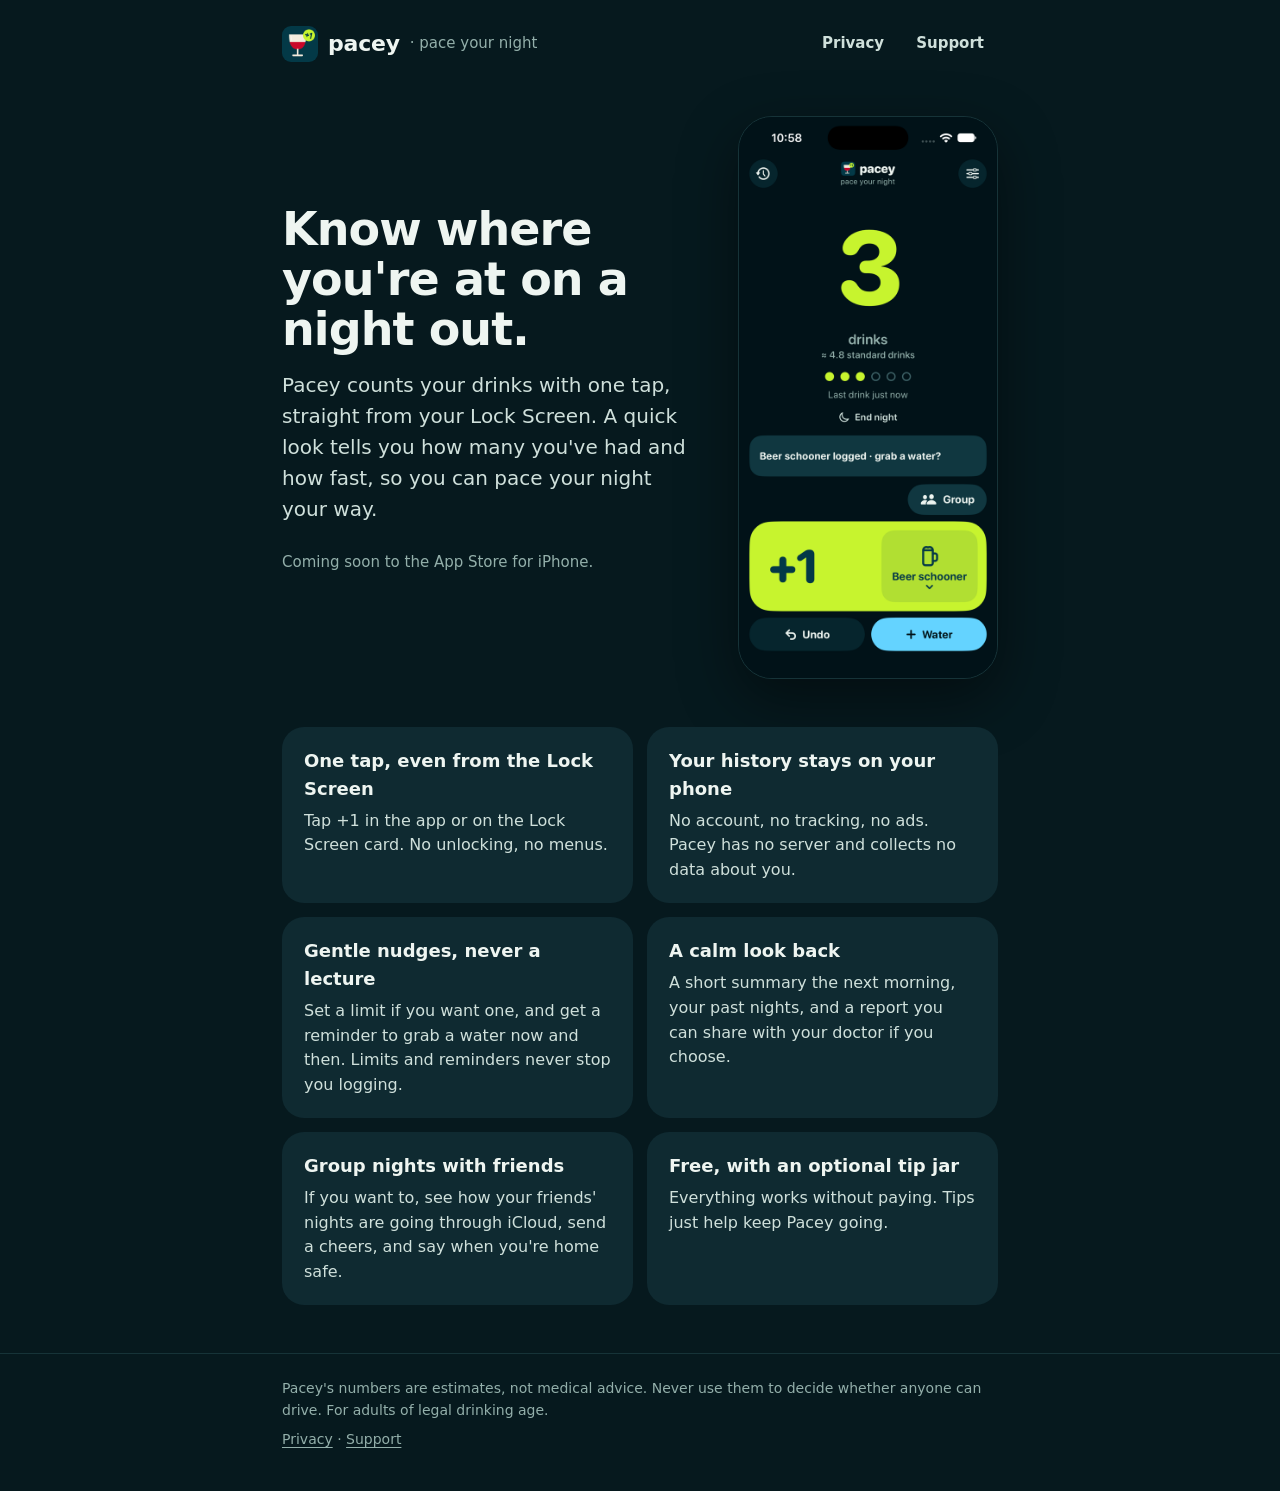
<file: index.html>
<!doctype html>
<html lang="en-AU">
<head>
  <meta charset="utf-8">
  <meta name="viewport" content="width=device-width, initial-scale=1">
  <title>Pacey · pace your night</title>
  <meta name="description" content="Pacey counts your drinks on a night out with one tap, so you know where you're at. Your drinks stay on your iPhone.">
  <meta name="theme-color" content="#06191E">
  <link rel="icon" type="image/png" href="images/favicon.png">
  <link rel="apple-touch-icon" href="images/apple-touch-icon.png">
  <link rel="stylesheet" href="style.css">
</head>
<body>
  <a class="skip" href="#main">Skip to content</a>
  <header class="site-header">
    <div class="wrap">
      <a class="lockup" href="./" aria-label="Pacey home">
        <img src="images/icon-192.png" alt="" width="36" height="36">
        <span class="name">pacey</span>
        <span class="tag">· pace your night</span>
      </a>
      <nav class="site-nav" aria-label="Main">
        <a href="privacy.html">Privacy</a>
        <a href="support.html">Support</a>
      </nav>
    </div>
  </header>

  <main id="main" class="wrap">
    <section class="hero">
      <div>
        <h1>Know where you're at on a night out.</h1>
        <p class="lead">Pacey counts your drinks with one tap, straight from your Lock Screen. A quick look tells you how many you've had and how fast, so you can pace your night your way.</p>
        <p class="soon">Coming soon to the App Store for iPhone.</p>
      </div>
      <img class="phone" src="images/home.png" width="598" height="1300"
           alt="Pacey's Home screen during a night: a large 3, drinks, about 4.8 standard drinks, three of six limit dots filled, and a big +1 button.">
    </section>

    <section class="features" aria-label="What Pacey does">
      <div class="card">
        <h2>One tap, even from the Lock Screen</h2>
        <p>Tap +1 in the app or on the Lock Screen card. No unlocking, no menus.</p>
      </div>
      <div class="card">
        <h2>Your history stays on your phone</h2>
        <p>No account, no tracking, no ads. Pacey has no server and collects no data about you.</p>
      </div>
      <div class="card">
        <h2>Gentle nudges, never a lecture</h2>
        <p>Set a limit if you want one, and get a reminder to grab a water now and then. Limits and reminders never stop you logging.</p>
      </div>
      <div class="card">
        <h2>A calm look back</h2>
        <p>A short summary the next morning, your past nights, and a report you can share with your doctor if you choose.</p>
      </div>
      <div class="card">
        <h2>Group nights with friends</h2>
        <p>If you want to, see how your friends' nights are going through iCloud, send a cheers, and say when you're home safe.</p>
      </div>
      <div class="card">
        <h2>Free, with an optional tip jar</h2>
        <p>Everything works without paying. Tips just help keep Pacey going.</p>
      </div>
    </section>
  </main>

  <footer class="site-footer">
    <div class="wrap">
      <span>Pacey's numbers are estimates, not medical advice. Never use them to decide whether anyone can drive. For adults of legal drinking age.</span>
      <span><a href="privacy.html">Privacy</a> · <a href="support.html">Support</a></span>
    </div>
  </footer>
</body>
</html>
</file>
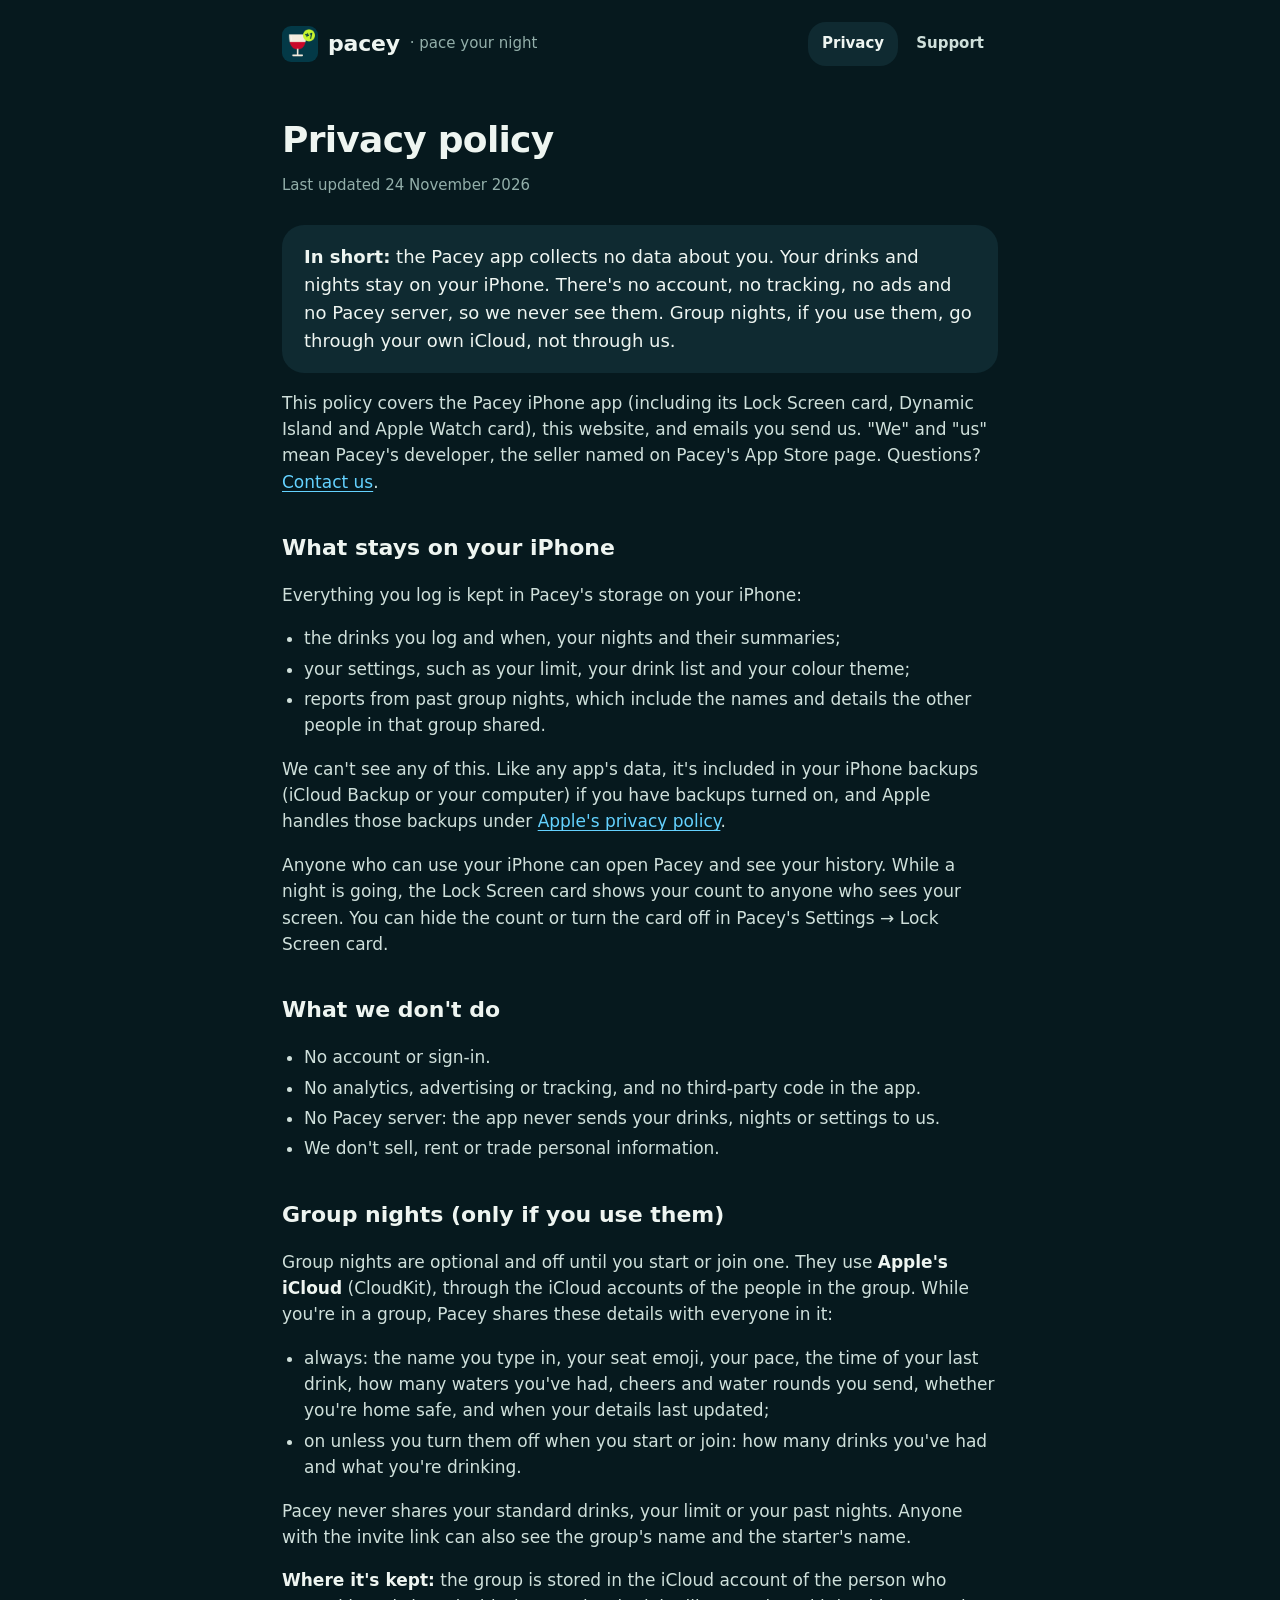
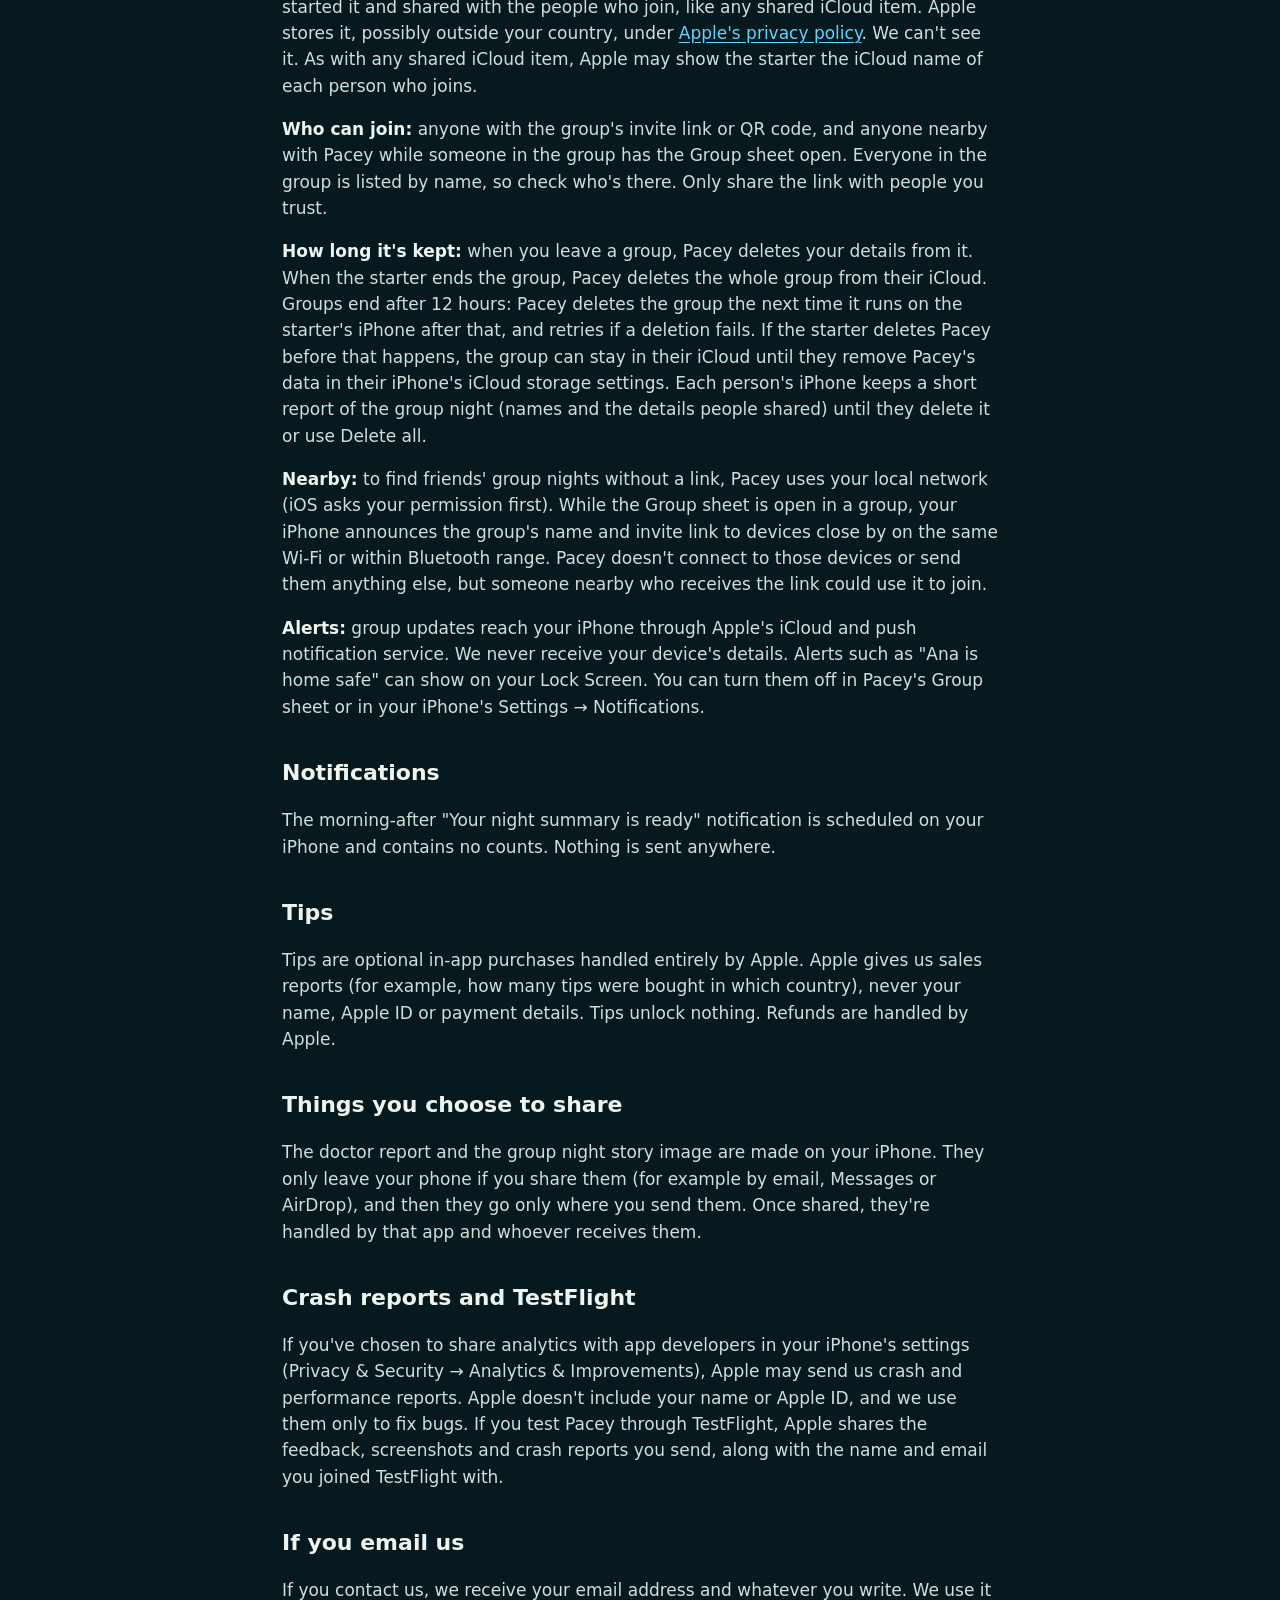
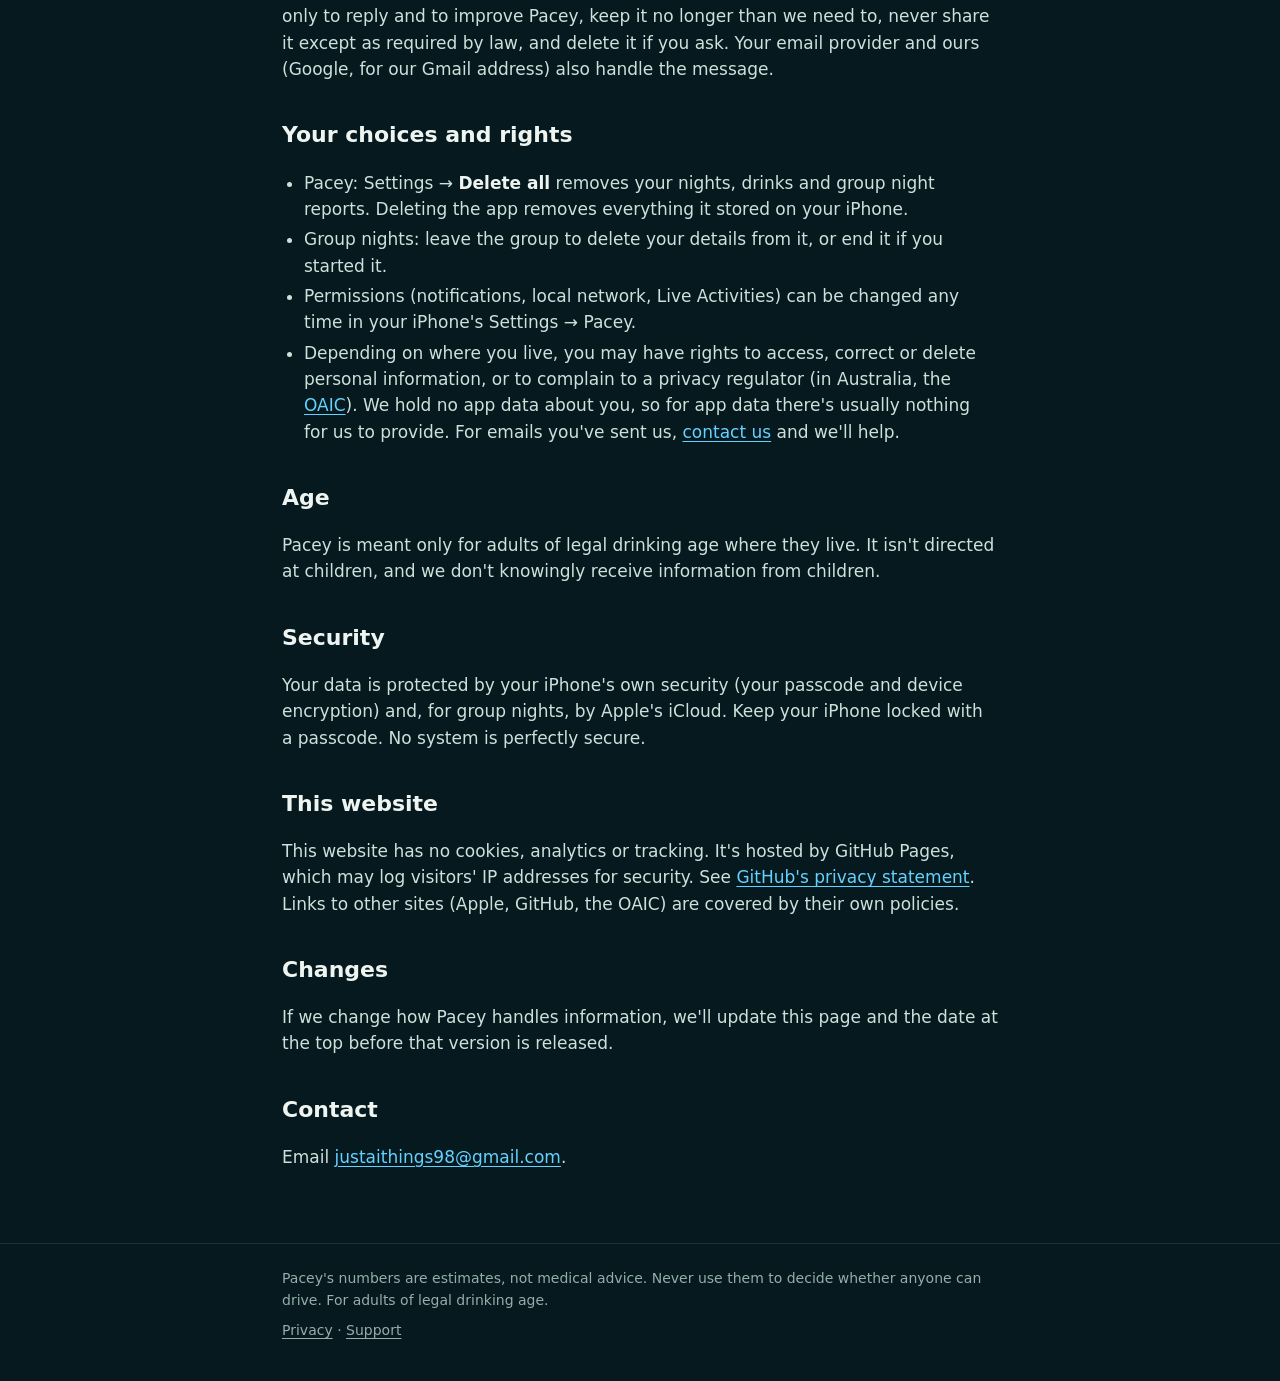
<file: privacy.html>
<!doctype html>
<html lang="en-AU">
<head>
  <meta charset="utf-8">
  <meta name="viewport" content="width=device-width, initial-scale=1">
  <title>Privacy policy · Pacey</title>
  <meta name="description" content="Pacey's privacy policy. Pacey collects no data: your drinks stay on your iPhone.">
  <meta name="theme-color" content="#06191E">
  <link rel="icon" type="image/png" href="images/favicon.png">
  <link rel="apple-touch-icon" href="images/apple-touch-icon.png">
  <link rel="stylesheet" href="style.css">
</head>
<body>
  <a class="skip" href="#main">Skip to content</a>
  <header class="site-header">
    <div class="wrap">
      <a class="lockup" href="./" aria-label="Pacey home">
        <img src="images/icon-192.png" alt="" width="36" height="36">
        <span class="name">pacey</span>
        <span class="tag">· pace your night</span>
      </a>
      <nav class="site-nav" aria-label="Main">
        <a href="privacy.html" aria-current="page">Privacy</a>
        <a href="support.html">Support</a>
      </nav>
    </div>
  </header>

  <main id="main" class="wrap page">
    <h1>Privacy policy</h1>
    <p class="updated">Last updated 24 November 2026</p>

    <div class="summary">
      <p><strong>In short:</strong> the Pacey app collects no data about you. Your drinks and nights stay on your iPhone. There's no account, no tracking, no ads and no Pacey server, so we never see them. Group nights, if you use them, go through your own iCloud, not through us.</p>
    </div>

    <p>This policy covers the Pacey iPhone app (including its Lock Screen card, Dynamic Island and Apple Watch card), this website, and emails you send us. "We" and "us" mean Pacey's developer, the seller named on Pacey's App Store page. Questions? <a href="#contact">Contact us</a>.</p>

    <h2>What stays on your iPhone</h2>
    <p>Everything you log is kept in Pacey's storage on your iPhone:</p>
    <ul>
      <li>the drinks you log and when, your nights and their summaries;</li>
      <li>your settings, such as your limit, your drink list and your colour theme;</li>
      <li>reports from past group nights, which include the names and details the other people in that group shared.</li>
    </ul>
    <p>We can't see any of this. Like any app's data, it's included in your iPhone backups (iCloud Backup or your computer) if you have backups turned on, and Apple handles those backups under <a href="https://www.apple.com/legal/privacy/">Apple's privacy policy</a>.</p>
    <p>Anyone who can use your iPhone can open Pacey and see your history. While a night is going, the Lock Screen card shows your count to anyone who sees your screen. You can hide the count or turn the card off in Pacey's Settings → Lock Screen card.</p>

    <h2>What we don't do</h2>
    <ul>
      <li>No account or sign-in.</li>
      <li>No analytics, advertising or tracking, and no third-party code in the app.</li>
      <li>No Pacey server: the app never sends your drinks, nights or settings to us.</li>
      <li>We don't sell, rent or trade personal information.</li>
    </ul>

    <h2>Group nights (only if you use them)</h2>
    <p>Group nights are optional and off until you start or join one. They use <strong>Apple's iCloud</strong> (CloudKit), through the iCloud accounts of the people in the group. While you're in a group, Pacey shares these details with everyone in it:</p>
    <ul>
      <li>always: the name you type in, your seat emoji, your pace, the time of your last drink, how many waters you've had, cheers and water rounds you send, whether you're home safe, and when your details last updated;</li>
      <li>on unless you turn them off when you start or join: how many drinks you've had and what you're drinking.</li>
    </ul>
    <p>Pacey never shares your standard drinks, your limit or your past nights. Anyone with the invite link can also see the group's name and the starter's name.</p>
    <p><strong>Where it's kept:</strong> the group is stored in the iCloud account of the person who started it and shared with the people who join, like any shared iCloud item. Apple stores it, possibly outside your country, under <a href="https://www.apple.com/legal/privacy/">Apple's privacy policy</a>. We can't see it. As with any shared iCloud item, Apple may show the starter the iCloud name of each person who joins.</p>
    <p><strong>Who can join:</strong> anyone with the group's invite link or QR code, and anyone nearby with Pacey while someone in the group has the Group sheet open. Everyone in the group is listed by name, so check who's there. Only share the link with people you trust.</p>
    <p><strong>How long it's kept:</strong> when you leave a group, Pacey deletes your details from it. When the starter ends the group, Pacey deletes the whole group from their iCloud. Groups end after 12 hours: Pacey deletes the group the next time it runs on the starter's iPhone after that, and retries if a deletion fails. If the starter deletes Pacey before that happens, the group can stay in their iCloud until they remove Pacey's data in their iPhone's iCloud storage settings. Each person's iPhone keeps a short report of the group night (names and the details people shared) until they delete it or use Delete all.</p>
    <p><strong>Nearby:</strong> to find friends' group nights without a link, Pacey uses your local network (iOS asks your permission first). While the Group sheet is open in a group, your iPhone announces the group's name and invite link to devices close by on the same Wi-Fi or within Bluetooth range. Pacey doesn't connect to those devices or send them anything else, but someone nearby who receives the link could use it to join.</p>
    <p><strong>Alerts:</strong> group updates reach your iPhone through Apple's iCloud and push notification service. We never receive your device's details. Alerts such as "Ana is home safe" can show on your Lock Screen. You can turn them off in Pacey's Group sheet or in your iPhone's Settings → Notifications.</p>

    <h2>Notifications</h2>
    <p>The morning-after "Your night summary is ready" notification is scheduled on your iPhone and contains no counts. Nothing is sent anywhere.</p>

    <h2>Tips</h2>
    <p>Tips are optional in-app purchases handled entirely by Apple. Apple gives us sales reports (for example, how many tips were bought in which country), never your name, Apple ID or payment details. Tips unlock nothing. Refunds are handled by Apple.</p>

    <h2>Things you choose to share</h2>
    <p>The doctor report and the group night story image are made on your iPhone. They only leave your phone if you share them (for example by email, Messages or AirDrop), and then they go only where you send them. Once shared, they're handled by that app and whoever receives them.</p>

    <h2>Crash reports and TestFlight</h2>
    <p>If you've chosen to share analytics with app developers in your iPhone's settings (Privacy &amp; Security → Analytics &amp; Improvements), Apple may send us crash and performance reports. Apple doesn't include your name or Apple ID, and we use them only to fix bugs. If you test Pacey through TestFlight, Apple shares the feedback, screenshots and crash reports you send, along with the name and email you joined TestFlight with.</p>

    <h2>If you email us</h2>
    <p>If you contact us, we receive your email address and whatever you write. We use it only to reply and to improve Pacey, keep it no longer than we need to, never share it except as required by law, and delete it if you ask. Your email provider and ours (Google, for our Gmail address) also handle the message.</p>

    <h2>Your choices and rights</h2>
    <ul>
      <li>Pacey: Settings → <strong>Delete all</strong> removes your nights, drinks and group night reports. Deleting the app removes everything it stored on your iPhone.</li>
      <li>Group nights: leave the group to delete your details from it, or end it if you started it.</li>
      <li>Permissions (notifications, local network, Live Activities) can be changed any time in your iPhone's Settings → Pacey.</li>
      <li>Depending on where you live, you may have rights to access, correct or delete personal information, or to complain to a privacy regulator (in Australia, the <a href="https://www.oaic.gov.au/">OAIC</a>). We hold no app data about you, so for app data there's usually nothing for us to provide. For emails you've sent us, <a href="#contact">contact us</a> and we'll help.</li>
    </ul>

    <h2>Age</h2>
    <p>Pacey is meant only for adults of legal drinking age where they live. It isn't directed at children, and we don't knowingly receive information from children.</p>

    <h2>Security</h2>
    <p>Your data is protected by your iPhone's own security (your passcode and device encryption) and, for group nights, by Apple's iCloud. Keep your iPhone locked with a passcode. No system is perfectly secure.</p>

    <h2>This website</h2>
    <p>This website has no cookies, analytics or tracking. It's hosted by GitHub Pages, which may log visitors' IP addresses for security. See <a href="https://docs.github.com/en/site-policy/privacy-policies/github-general-privacy-statement">GitHub's privacy statement</a>. Links to other sites (Apple, GitHub, the OAIC) are covered by their own policies.</p>

    <h2>Changes</h2>
    <p>If we change how Pacey handles information, we'll update this page and the date at the top before that version is released.</p>

    <h2 id="contact">Contact</h2>
    <p>Email <a href="mailto:justaithings98@gmail.com?subject=Pacey%20privacy">justaithings98@gmail.com</a>.</p>
  </main>

  <footer class="site-footer">
    <div class="wrap">
      <span>Pacey's numbers are estimates, not medical advice. Never use them to decide whether anyone can drive. For adults of legal drinking age.</span>
      <span><a href="privacy.html">Privacy</a> · <a href="support.html">Support</a></span>
    </div>
  </footer>
</body>
</html>
</file>
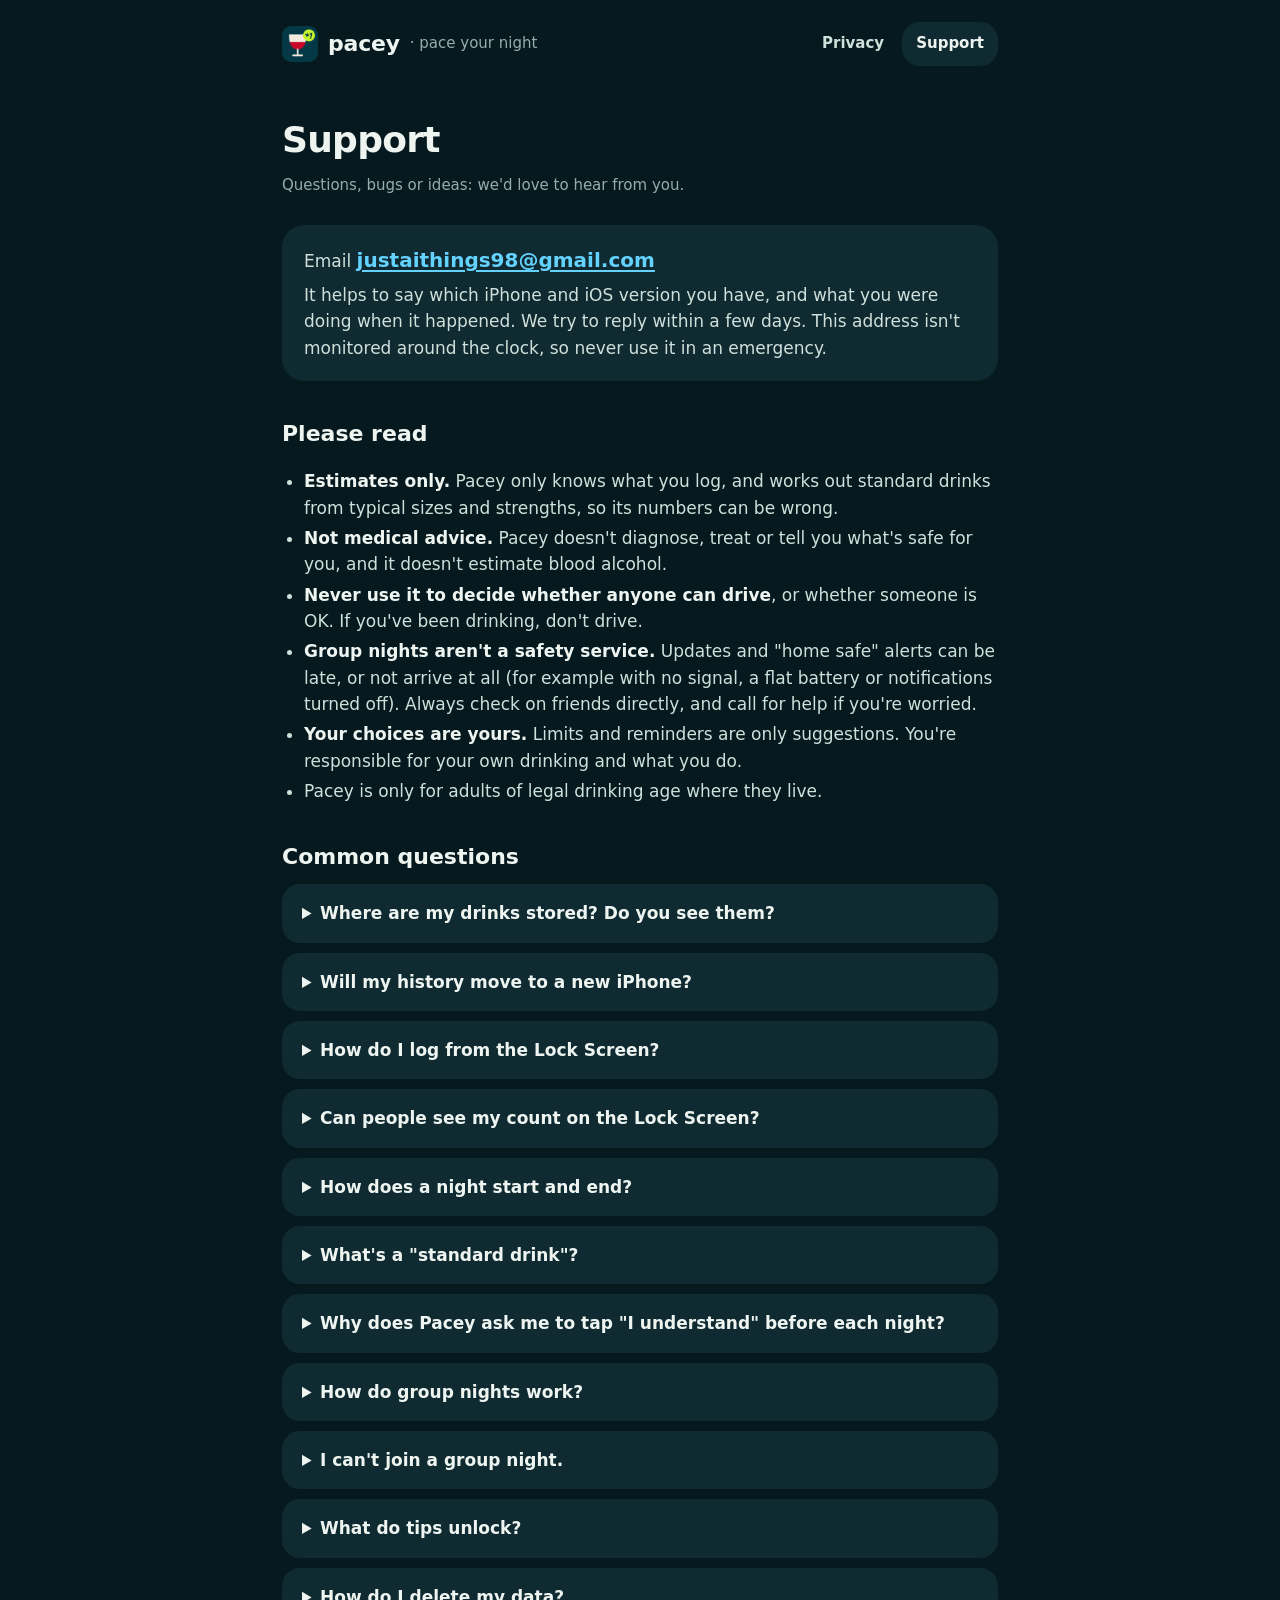
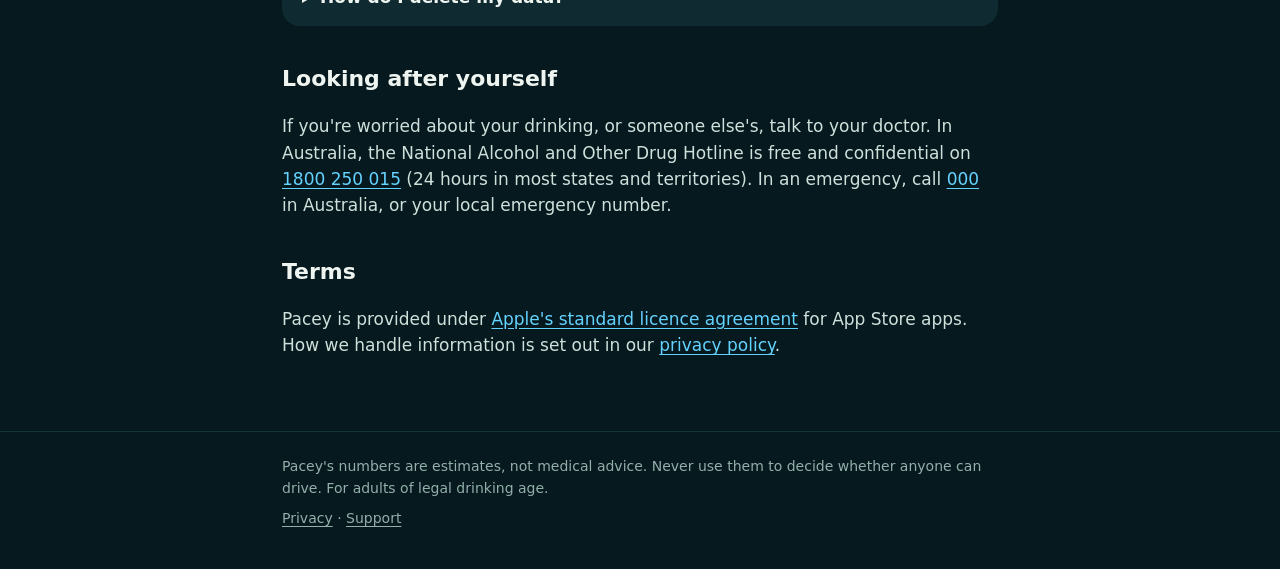
<file: support.html>
<!doctype html>
<html lang="en-AU">
<head>
  <meta charset="utf-8">
  <meta name="viewport" content="width=device-width, initial-scale=1">
  <title>Support · Pacey</title>
  <meta name="description" content="Help with Pacey, the one-tap drink counter for iPhone, and how to get in touch.">
  <meta name="theme-color" content="#06191E">
  <link rel="icon" type="image/png" href="images/favicon.png">
  <link rel="apple-touch-icon" href="images/apple-touch-icon.png">
  <link rel="stylesheet" href="style.css">
</head>
<body>
  <a class="skip" href="#main">Skip to content</a>
  <header class="site-header">
    <div class="wrap">
      <a class="lockup" href="./" aria-label="Pacey home">
        <img src="images/icon-192.png" alt="" width="36" height="36">
        <span class="name">pacey</span>
        <span class="tag">· pace your night</span>
      </a>
      <nav class="site-nav" aria-label="Main">
        <a href="privacy.html">Privacy</a>
        <a href="support.html" aria-current="page">Support</a>
      </nav>
    </div>
  </header>

  <main id="main" class="wrap page">
    <h1>Support</h1>
    <p class="updated">Questions, bugs or ideas: we'd love to hear from you.</p>

    <div class="contact" id="contact">
      <p>Email <a class="email" href="mailto:justaithings98@gmail.com?subject=Pacey">justaithings98@gmail.com</a></p>
      <p style="margin-top:6px">It helps to say which iPhone and iOS version you have, and what you were doing when it happened. We try to reply within a few days. This address isn't monitored around the clock, so never use it in an emergency.</p>
    </div>

    <h2 id="important">Please read</h2>
    <ul>
      <li><strong>Estimates only.</strong> Pacey only knows what you log, and works out standard drinks from typical sizes and strengths, so its numbers can be wrong.</li>
      <li><strong>Not medical advice.</strong> Pacey doesn't diagnose, treat or tell you what's safe for you, and it doesn't estimate blood alcohol.</li>
      <li><strong>Never use it to decide whether anyone can drive</strong>, or whether someone is OK. If you've been drinking, don't drive.</li>
      <li><strong>Group nights aren't a safety service.</strong> Updates and "home safe" alerts can be late, or not arrive at all (for example with no signal, a flat battery or notifications turned off). Always check on friends directly, and call for help if you're worried.</li>
      <li><strong>Your choices are yours.</strong> Limits and reminders are only suggestions. You're responsible for your own drinking and what you do.</li>
      <li>Pacey is only for adults of legal drinking age where they live.</li>
    </ul>

    <h2>Common questions</h2>

    <details>
      <summary>Where are my drinks stored? Do you see them?</summary>
      <p>Only on your iPhone. Pacey has no account and no server, so we never see them. Group nights are the one exception, and only if you use them: they go through iCloud. See the <a href="privacy.html">privacy policy</a>.</p>
    </details>

    <details>
      <summary>Will my history move to a new iPhone?</summary>
      <p>Yes, if you set up the new iPhone from an iCloud or computer backup, or with Quick Start. Pacey doesn't sync between devices on its own. If you set up the new iPhone as new, or delete the app, the history isn't kept.</p>
    </details>

    <details>
      <summary>How do I log from the Lock Screen?</summary>
      <p>Once a night has started in the app, a Pacey card appears on your Lock Screen with a +1 button. If it doesn't, check that it's on in Pacey's Settings → Lock Screen card, and that Live Activities are allowed in your iPhone's Settings → Pacey. iOS can remove the card after several hours; open Pacey to bring it back.</p>
    </details>

    <details>
      <summary>Can people see my count on the Lock Screen?</summary>
      <p>Anyone who sees your screen can see the card. In Pacey's Settings → Lock Screen card you can hide the count (the +1 button still works) or turn the card off.</p>
    </details>

    <details>
      <summary>How does a night start and end?</summary>
      <p>A night starts with your first +1. It ends when you tap End night, or by itself after a few hours with nothing logged (6 by default; you can change this in Settings). The next morning you get a short summary.</p>
    </details>

    <details>
      <summary>What's a "standard drink"?</summary>
      <p>Pacey uses the Australian standard drink: 10 g of alcohol. Other countries measure differently (for example, a UK unit is 8 g and a US standard drink is about 14 g), so the number may not match your local guidelines. Pacey works it out from a typical size and strength for each drink, and real pours and brands differ, so treat it as an estimate. You can change any drink's size and strength in Settings → Drinks.</p>
    </details>

    <details>
      <summary>Why does Pacey ask me to tap "I understand" before each night?</summary>
      <p>It's a short reminder that Pacey's numbers are estimates, not medical advice, and must never be used to decide whether anyone can drive. It appears once before each night's first drink, and +1 waits until you've accepted it.</p>
    </details>

    <details>
      <summary>How do group nights work?</summary>
      <ul>
        <li>Everyone needs Pacey, an internet connection, and to be signed in to iCloud on their iPhone.</li>
        <li>One person starts a group from the Group button on Home. Friends join by scanning the QR code, tapping the invite link, or picking it from the Nearby list while the Group sheet is open.</li>
        <li>You choose whether to share your count and what you're drinking. Your standard drinks, limit and past nights are never shared.</li>
        <li>Anyone with the link can join, so share it only with people you trust, and check the names in the group.</li>
        <li>A group ends after 12 hours at most, or sooner when the starter ends it.</li>
      </ul>
    </details>

    <details>
      <summary>I can't join a group night.</summary>
      <ul>
        <li>Check you're signed in to iCloud (iPhone Settings → your name) and online.</li>
        <li>For the Nearby list, allow Local Network for Pacey (iPhone Settings → Pacey), and ask a friend in the group to keep the Group sheet open.</li>
        <li>An invite link stops working once the group has ended.</li>
      </ul>
    </details>

    <details>
      <summary>What do tips unlock?</summary>
      <p>Nothing. Pacey is free and everything works without paying. Tips just help keep it going. Purchases and refunds are handled by Apple: <a href="https://reportaproblem.apple.com">reportaproblem.apple.com</a>.</p>
    </details>

    <details>
      <summary>How do I delete my data?</summary>
      <p>In Pacey, go to Settings → Delete all. Deleting the app also removes everything it stored on your iPhone. To remove yourself from a group night, leave the group.</p>
    </details>

    <h2>Looking after yourself</h2>
    <p>If you're worried about your drinking, or someone else's, talk to your doctor. In Australia, the National Alcohol and Other Drug Hotline is free and confidential on <a href="tel:1800250015">1800 250 015</a> (24 hours in most states and territories). In an emergency, call <a href="tel:000">000</a> in Australia, or your local emergency number.</p>

    <h2>Terms</h2>
    <p>Pacey is provided under <a href="https://www.apple.com/legal/internet-services/itunes/dev/stdeula/">Apple's standard licence agreement</a> for App Store apps. How we handle information is set out in our <a href="privacy.html">privacy policy</a>.</p>
  </main>

  <footer class="site-footer">
    <div class="wrap">
      <span>Pacey's numbers are estimates, not medical advice. Never use them to decide whether anyone can drive. For adults of legal drinking age.</span>
      <span><a href="privacy.html">Privacy</a> · <a href="support.html">Support</a></span>
    </div>
  </footer>
</body>
</html>
</file>
<file: style.css>
/* Pacey website. Colours are the app's build 6 "Pacey Teal" tokens (spec §2). */
:root {
  --background: #06191E;
  --card: #0F2A31;
  --card-raised: #173A42;
  --divider: #163338;
  --text: #EEF5F1;
  --text-soft: #CFE0DB;
  --text-secondary: #93AFAA;
  --accent: #C6F432;
  --on-accent: #0B3C49;
  --water: #64D2FF;
  color-scheme: dark;
}

* { box-sizing: border-box; }

html { -webkit-text-size-adjust: 100%; }

body {
  margin: 0;
  background: var(--background);
  color: var(--text);
  font-family: ui-rounded, "SF Pro Rounded", system-ui, -apple-system, "Segoe UI", Roboto, sans-serif;
  font-size: 17px;
  line-height: 1.55;
}

a { color: var(--water); text-underline-offset: 3px; }
a:hover { text-decoration-thickness: 2px; }
a:focus-visible, .button:focus-visible { outline: 3px solid var(--water); outline-offset: 3px; border-radius: 6px; }

.skip {
  position: absolute; left: -999px; top: 8px;
  background: var(--card-raised); color: var(--text); padding: 8px 14px; border-radius: 12px;
}
.skip:focus { left: 12px; }

.wrap { max-width: 760px; margin: 0 auto; padding: 0 22px; }

/* Header */
.site-header { padding: 22px 0; }
.site-header .wrap { display: flex; align-items: center; justify-content: space-between; gap: 16px; flex-wrap: wrap; }
.lockup { display: flex; align-items: center; gap: 10px; color: var(--text); text-decoration: none; }
.lockup img { width: 36px; height: 36px; border-radius: 9px; }
.lockup .name { font-weight: 800; font-size: 22px; letter-spacing: -0.01em; }
.lockup .tag { color: var(--text-secondary); font-size: 15px; }
.site-nav { display: flex; gap: 4px; }
.site-nav a {
  color: var(--text-soft); text-decoration: none; font-weight: 600; font-size: 15px;
  padding: 10px 14px; border-radius: 18px; min-height: 44px; display: inline-flex; align-items: center;
}
.site-nav a:hover { background: var(--card); }
.site-nav a[aria-current="page"] { background: var(--card); color: var(--text); }

/* Home hero */
.hero { display: grid; grid-template-columns: 1fr 260px; gap: 40px; align-items: center; padding: 28px 0 48px; }
.hero h1 { font-size: 46px; line-height: 1.08; font-weight: 800; letter-spacing: -0.02em; margin: 0 0 16px; }
.hero p.lead { font-size: 20px; color: var(--text-soft); margin: 0 0 26px; }
.hero .phone { width: 100%; height: auto; border-radius: 34px; border: 1px solid var(--divider); box-shadow: 0 20px 60px rgba(0,0,0,.45); }
.button {
  display: inline-flex; align-items: center; gap: 8px; min-height: 52px; padding: 0 24px;
  border-radius: 18px; font-weight: 700; font-size: 17px; text-decoration: none;
  background: var(--accent); color: var(--on-accent);
}
.soon { color: var(--text-secondary); font-size: 15px; margin-top: 12px; }

/* Cards */
.features { display: grid; grid-template-columns: repeat(2, 1fr); gap: 14px; padding-bottom: 48px; }
.card { background: var(--card); border-radius: 22px; padding: 20px 22px; }
.card h2, .card h3 { font-size: 18px; margin: 0 0 6px; font-weight: 700; }
.card p { margin: 0; color: var(--text-soft); font-size: 16px; }

/* Text pages */
.page { padding-top: 16px; padding-bottom: 56px; }
.page h1 { font-size: 36px; font-weight: 800; letter-spacing: -0.02em; margin: 8px 0 6px; }
.page .updated { color: var(--text-secondary); margin: 0 0 28px; font-size: 15px; }
.page h2 { font-size: 22px; font-weight: 700; margin: 36px 0 10px; }
.page h3 { font-size: 18px; font-weight: 700; margin: 24px 0 6px; }
.page p, .page li { color: var(--text-soft); }
.page strong { color: var(--text); }
.page ul { padding-left: 22px; }
.page li { margin: 4px 0; }
.summary { background: var(--card); border-radius: 22px; padding: 18px 22px; margin: 0 0 8px; }
.summary p { margin: 0; color: var(--text); font-size: 18px; }
.contact { background: var(--card); border-radius: 22px; padding: 20px 22px; margin: 8px 0 8px; }
.contact p { margin: 0; }
.contact .email { font-size: 20px; font-weight: 700; }
details { background: var(--card); border-radius: 18px; padding: 0 20px; margin: 10px 0; }
summary { cursor: pointer; font-weight: 700; padding: 16px 0; min-height: 44px; color: var(--text); }
details[open] summary { border-bottom: 1px solid var(--divider); margin-bottom: 4px; }
details > p, details > ul { margin: 12px 0 16px; }

/* Footer */
.site-footer { border-top: 1px solid var(--divider); padding: 24px 0 40px; color: var(--text-secondary); font-size: 14px; }
.site-footer .wrap { display: flex; flex-wrap: wrap; gap: 8px 20px; justify-content: space-between; }
.site-footer a { color: var(--text-secondary); }

@media (max-width: 700px) {
  .hero { grid-template-columns: 1fr; gap: 28px; padding-top: 12px; }
  .hero h1 { font-size: 36px; }
  .hero .phone { max-width: 240px; justify-self: center; }
  .features { grid-template-columns: 1fr; }
  .lockup .tag { display: none; }
}
</file>
